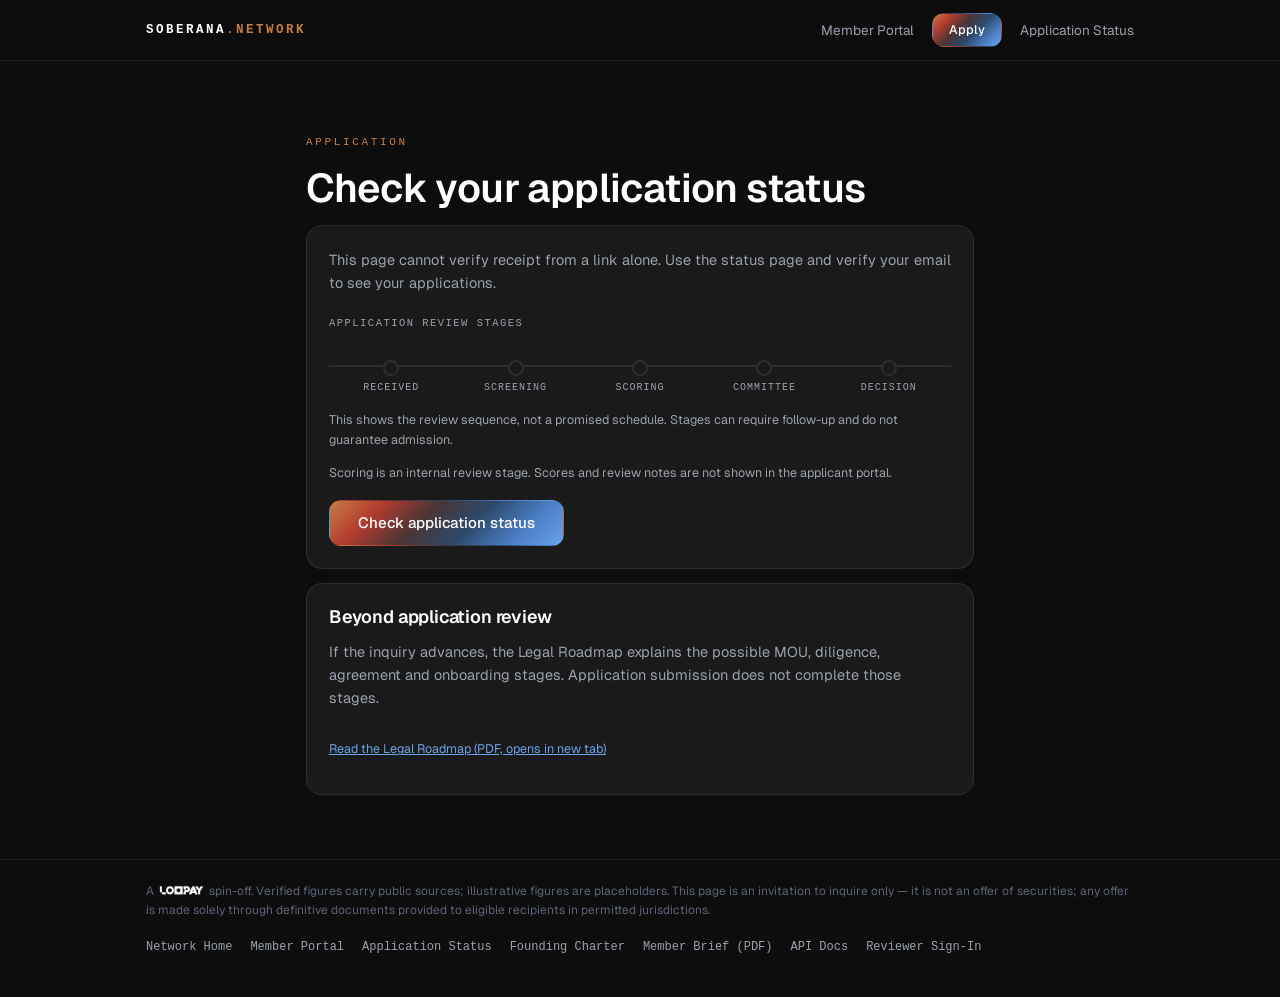
<file: submitted.html>
<!doctype html>
<html lang="en">
<head>
<meta charset="utf-8">
<meta name="viewport" content="width=device-width, initial-scale=1">
<meta name="robots" content="noindex, nofollow">
<title>Application Received — The Soberana Network</title>
<meta name="description" content="Your Soberana Network application has been received. Keep your reference and follow the review on the status page.">
<link rel="icon" type="image/svg+xml" href="favicon.svg">
<link rel="preconnect" href="https://fonts.googleapis.com">
<link rel="preconnect" href="https://fonts.gstatic.com" crossorigin>
<link href="https://fonts.googleapis.com/css2?family=Geist:wght@300;400;500;600;700&display=swap" rel="stylesheet">
<link rel="stylesheet" href="assets/portal.css">
</head>
<body class="apply-v2">
<div id="site-header"></div>
<main>
  <div class="wrap narrow" style="padding-top:72px">

    <!-- verified receipt -->
    <section id="receipt" hidden>
      <div class="kicker">Application</div>
      <h1>Application received</h1>
      <div class="card">
        <p class="hint">Reference</p>
        <p class="ref-code" id="ref-code"></p>
        <p id="cleanup-warning" class="fb warn" hidden>Your application was received, but this browser could not remove the saved draft. Clear this site's browser data when you are finished.</p>
        <p class="note">Keep this reference. To view your application, use the status page and verify the email address you entered.</p>
        <div class="entry-actions">
          <button class="btn" type="button" id="btn-copy">Copy reference</button>
          <a class="btn ghost" href="status.html">Check application status</a>
        </div>
        <p id="copy-status" class="hint" role="status"></p>
        <p class="stages-label">Application review stages</p>
        <div id="timeline-received"></div>
        <p class="note">This shows the review sequence, not a promised schedule. Stages can require follow-up and do not guarantee admission.</p>
        <p class="note">Scoring is an internal review stage. Scores and review notes are not shown in the applicant portal.</p>
        <p class="note">Your application starts the eligibility review described in the network's membership criteria. No payment or investment is requested at this stage.</p>
      </div>
    </section>

    <!-- no verified receipt -->
    <section id="no-receipt" hidden>
      <div class="kicker">Application</div>
      <h1>Check your application status</h1>
      <div class="card">
        <p class="step-intro">This page cannot verify receipt from a link alone. Use the status page and verify your email to see your applications.</p>
        <p class="hint" id="link-ref-label">Reference from this link — not verified</p>
        <p class="ref-code" id="link-ref"></p>
        <p class="stages-label">Application review stages</p>
        <div id="timeline-plain"></div>
        <p class="note">This shows the review sequence, not a promised schedule. Stages can require follow-up and do not guarantee admission.</p>
        <p class="note">Scoring is an internal review stage. Scores and review notes are not shown in the applicant portal.</p>
        <div class="entry-actions">
          <a class="btn" href="status.html">Check application status</a>
        </div>
      </div>
    </section>

    <div class="card" style="margin-top:14px">
      <h2 style="font-size:18px">Beyond application review</h2>
      <p class="step-intro">If the inquiry advances, the Legal Roadmap explains the possible MOU, diligence, agreement and onboarding stages. Application submission does not complete those stages.</p>
      <div class="side-links" id="roadmap-link"></div>
    </div>
  </div>
</main>
<div id="site-footer"></div>
<script type="module">
import { chrome, timeline, qs, readReceipt, libLink } from './assets/ui.js';

chrome({ active: '' });

const receipt = readReceipt(qs('ref'));
const show = id => { document.getElementById(id).hidden = false; };

if (receipt.ok) {
  document.getElementById('ref-code').textContent = receipt.ref;
  document.getElementById('timeline-received').innerHTML = timeline('received');
  if (receipt.cleanupWarning) show('cleanup-warning');
  show('receipt');
  document.getElementById('btn-copy').addEventListener('click', async () => {
    const ref = document.getElementById('ref-code').textContent;
    const out = document.getElementById('copy-status');
    try {
      await navigator.clipboard.writeText(ref);
      out.textContent = 'Reference copied.';
    } catch {
      out.textContent = 'Could not copy automatically. Select and copy the reference shown above.';
    }
  });
} else {
  if (receipt.linkRef) document.getElementById('link-ref').textContent = receipt.linkRef;
  else document.getElementById('link-ref-label').hidden = true;
  document.getElementById('timeline-plain').innerHTML = timeline('');
  show('no-receipt');
}

document.getElementById('roadmap-link').append(
  libLink(['Read the Legal Roadmap', 'https://soberana.network/legal-roadmap.pdf']),
);
</script>
</body>
</html>
</file>
<file: assets/portal.css>
/* Soberana Member Portal — design system (tokens from soberana.network landing) */
:root{
  --brand-gradient:linear-gradient(135deg,#c77d45 0%,#b23b2f 20%,#4a3535 40%,#2c4a6b 60%,#4a7dc4 80%,#6ba3e8 100%);
  --brand-gradient-h:linear-gradient(to right,#c77d45,#b23b2f,#4a3535,#2c4a6b,#4a7dc4,#6ba3e8);
  --radius-md:calc(0.75rem - 2px);
  --radius-lg:0.75rem;
  --radius-xl:calc(0.75rem + 4px);
  --bg:#0d0d0d; --card:#1a1a1a; --card2:#151515; --raise:#222;
  --text:#f2f4f7; --muted:#9aa1ad; --line:rgba(255,255,255,.08);
  --warm:#c77d45; --warm-bright:#c77d45; --cool:#6ba3e8;
  --ok:#5fbf8a; --bad:#d05a4d;
  --mono:ui-monospace,SFMono-Regular,Menlo,Monaco,monospace;
  --sans:'Geist',-apple-system,BlinkMacSystemFont,'Segoe UI',Roboto,Arial,sans-serif;
}
*{box-sizing:border-box;margin:0;padding:0}
body{font:16px/1.65 var(--sans);color:var(--text);background:var(--bg);-webkit-font-smoothing:antialiased;min-height:100vh;display:flex;flex-direction:column}
main{flex:1}
.wrap{max-width:1040px;margin:0 auto;padding:0 26px}
.wrap.narrow{max-width:720px}
a{color:var(--cool)}
h1{font-size:clamp(28px,4vw,40px);font-weight:600;line-height:1.15;letter-spacing:-.015em;color:#fff;margin-bottom:14px}
h2{font-size:clamp(21px,2.6vw,26px);font-weight:600;line-height:1.2;letter-spacing:-.01em;color:#fff;margin-bottom:12px}
h3{font-size:16.5px;font-weight:600;color:#fff;margin-bottom:6px}
.kicker{font-family:var(--mono);font-size:11px;letter-spacing:.24em;text-transform:uppercase;color:var(--warm-bright);font-weight:500;margin-bottom:14px}
.lead{color:var(--muted);font-size:17px;max-width:760px}
.hdr{position:sticky;top:0;z-index:40;background:rgba(13,13,13,.82);backdrop-filter:blur(14px);-webkit-backdrop-filter:blur(14px);border-bottom:1px solid var(--line)}
.hdr-in{display:flex;align-items:center;justify-content:space-between;height:60px}
.brand{font-family:var(--mono);font-size:12.5px;letter-spacing:.2em;text-transform:uppercase;color:#fff;text-decoration:none;font-weight:600}
.brand b{color:var(--warm-bright)}
.hdr nav{display:flex;align-items:center;gap:18px;flex-wrap:wrap}
.hdr nav a{color:var(--muted);text-decoration:none;font-size:13.5px;transition:color 150ms ease-out}
.hdr nav a:hover{color:#fff}
.hdr nav a.on{color:#fff}
/* shared resource navigation (header Apply button keeps its primary treatment) */
.resource-links{display:flex;flex-wrap:wrap;gap:8px 18px;margin-top:18px}
.resource-links a{font-family:var(--mono);font-size:12px;color:var(--muted);text-decoration:none;white-space:nowrap}
.resource-links a:focus-visible,.hdr nav a:focus-visible{outline:2px solid rgba(74,125,196,.6);outline-offset:3px}
.hdr nav a.btn{color:#fff}
.foot{border-top:1px solid var(--line);margin-top:64px;padding:22px 0 40px;font-size:12px;color:#5c6377;line-height:1.6}
.foot .lpy{height:11px;vertical-align:-1px;margin:0 2px}
.btn{display:inline-flex;align-items:center;justify-content:center;gap:8px;height:46px;padding:8px 28px;border-radius:var(--radius-lg);background:var(--brand-gradient);color:#fff;font-weight:500;font-size:15px;text-decoration:none;border:1px solid transparent;white-space:nowrap;transition:filter 150ms ease-out;cursor:pointer;font-family:var(--sans)}
.btn:hover{filter:brightness(1.1)}
.btn:disabled{pointer-events:none;opacity:.5}
.btn.ghost{background:linear-gradient(var(--card),var(--card)) padding-box,var(--brand-gradient) border-box;color:#fff;border:1px solid transparent}
.btn.ghost:hover{filter:brightness(1.15)}
.btn:focus-visible,.btn.ghost:focus-visible,input:focus-visible,select:focus-visible,textarea:focus-visible{outline:none;box-shadow:0 0 0 2px var(--bg),0 0 0 4px rgba(74,125,196,.6)}
.btn.sm{height:34px;padding:5px 16px;font-size:12.5px}
.card{background:var(--card);border:1px solid var(--line);border-radius:var(--radius-xl);padding:22px}
.card+.card{margin-top:14px}
.grid2{display:grid;grid-template-columns:1fr 1fr;gap:14px}
.grid3{display:grid;grid-template-columns:repeat(3,1fr);gap:14px}
.grid4{display:grid;grid-template-columns:repeat(4,1fr);gap:12px}
label{display:block;font-family:var(--mono);font-size:10.5px;letter-spacing:.14em;text-transform:uppercase;color:var(--muted);margin-bottom:6px;font-weight:500}
label .req{color:var(--warm-bright)}
input,select,textarea{width:100%;background:var(--card2);border:1px solid var(--line);border-radius:var(--radius-md);color:var(--text);font:15px/1.5 var(--sans);padding:10px 13px;transition:border-color 150ms ease-out}
input:focus,select:focus,textarea:focus{outline:none;border-color:var(--cool)}
input.invalid,select.invalid,textarea.invalid{border-color:var(--bad)}
input[type=checkbox]{width:auto;accent-color:var(--warm)}
textarea{min-height:96px;resize:vertical}
fieldset{border:0;margin-bottom:16px}
select{appearance:none;background-image:linear-gradient(45deg,transparent 50%,var(--muted) 50%),linear-gradient(135deg,var(--muted) 50%,transparent 50%);background-position:calc(100% - 19px) 50%,calc(100% - 13px) 50%;background-size:6px 6px;background-repeat:no-repeat}
.hp{position:absolute;left:-9999px;width:1px;height:1px;overflow:hidden}   /* honeypot: hidden from humans */
.note{font-size:12.5px;color:var(--muted);margin-top:14px;line-height:1.55}
.err{color:var(--bad);font-size:13px;margin-top:10px;display:none}
.err.show{display:block}
.ok-msg{color:var(--ok);font-size:13.5px}
.toast{position:fixed;bottom:24px;left:50%;transform:translateX(-50%) translateY(8px);background:var(--raise);border:1px solid var(--line);border-radius:var(--radius-lg);padding:11px 18px;font-size:14px;color:var(--text);opacity:0;pointer-events:none;transition:opacity .25s ease-out,transform .25s ease-out;z-index:90;max-width:90vw}
.toast.show{opacity:1;transform:translateX(-50%)}
.toast.bad{border-color:rgba(208,90,77,.5)}
.chip{display:inline-block;font-family:var(--mono);font-size:10px;font-weight:600;letter-spacing:.08em;padding:3px 9px;border-radius:999px;border:1px solid var(--line);color:var(--muted);vertical-align:1px;white-space:nowrap}
.chip.live{border-color:rgba(95,191,138,.4);color:var(--ok)}
.chip.warm{border-color:rgba(199,125,69,.45);color:var(--warm-bright)}
.chip.cool{border-color:rgba(107,163,232,.4);color:var(--cool)}
.badge{display:inline-block;font-family:var(--mono);font-size:10.5px;font-weight:600;letter-spacing:.06em;padding:3px 8px;border-radius:6px;background:var(--raise);border:1px solid var(--line);color:var(--muted);white-space:nowrap}
.badge.g-ok{color:var(--ok);border-color:rgba(95,191,138,.35)}
.badge.g-bad{color:var(--bad);border-color:rgba(208,90,77,.4)}
/* applicant / pipeline timeline */
.timeline{display:flex;gap:0;margin:26px 0 8px}
.tl-step{flex:1;position:relative;text-align:center;font-family:var(--mono);font-size:10px;letter-spacing:.1em;text-transform:uppercase;color:var(--muted);padding-top:22px}
.tl-step::before{content:'';position:absolute;top:7px;left:0;right:0;height:2px;background:var(--line)}
.tl-step::after{content:'';position:absolute;top:2px;left:50%;transform:translateX(-50%);width:12px;height:12px;border-radius:50%;background:var(--card);border:2px solid var(--line)}
.tl-step.done::before{background:var(--brand-gradient-h)}
.tl-step.done::after{background:var(--brand-gradient);border-color:transparent}
.tl-step.cur{color:var(--warm-bright)}
.tl-step.cur::after{background:var(--bg);border-color:var(--warm-bright);box-shadow:0 0 10px rgba(199,125,69,.6)}
/* tables */
.tbl{width:100%;border-collapse:collapse;font-size:14px}
.tbl th{font-family:var(--mono);font-size:10px;letter-spacing:.12em;text-transform:uppercase;color:var(--muted);text-align:left;padding:8px 12px;border-bottom:1px solid var(--line);font-weight:500}
.tbl td{padding:10px 12px;border-bottom:1px solid var(--line);vertical-align:top}
.tbl tr:last-child td{border-bottom:0}
.tblwrap{overflow-x:auto}
/* review board */
.board{display:grid;grid-template-columns:repeat(5,1fr);gap:12px;align-items:start}
.bcol{background:var(--card2);border:1px solid var(--line);border-radius:var(--radius-lg);padding:10px;min-height:120px}
.bcol h3{font-family:var(--mono);font-size:10px;letter-spacing:.14em;text-transform:uppercase;color:var(--muted);margin:4px 2px 10px;display:flex;justify-content:space-between}
.bcard{display:block;background:var(--card);border:1px solid var(--line);border-radius:var(--radius-md);padding:11px 12px;margin-bottom:8px;text-decoration:none;color:var(--text);transition:border-color 150ms ease-out}
.bcard:hover{border-color:var(--cool)}
.bcard .ref{font-family:var(--mono);font-size:10.5px;color:var(--muted);letter-spacing:.06em}
.bcard .co{font-weight:600;font-size:14px;margin:3px 0 6px}
.bcard .meta{display:flex;gap:5px;flex-wrap:wrap}
/* auth box */
.auth{max-width:420px;margin:56px auto 0}
.hint{font-size:12.5px;color:var(--muted);line-height:1.5;margin-top:8px}
.banner{background:rgba(199,125,69,.1);border:1px solid rgba(199,125,69,.4);border-radius:var(--radius-lg);padding:12px 16px;font-size:13.5px;color:var(--text);margin-bottom:22px;display:none}
.banner.show{display:block}
.skel{color:var(--muted);font-size:14px;padding:30px 0;text-align:center}
@media(max-width:900px){.board{grid-template-columns:repeat(2,1fr)}.grid4{grid-template-columns:1fr 1fr}}
@media(max-width:640px){
  .grid2,.grid3,.grid4{grid-template-columns:1fr}
  .board{grid-template-columns:1fr}
  .timeline{flex-direction:column;gap:14px}
  .tl-step{text-align:left;padding:0 0 0 26px;position:relative}
  .tl-step::before{left:5px;right:auto;top:0;bottom:-14px;width:2px;height:auto}
  .tl-step:last-child::before{display:none}
  .tl-step::after{left:0;top:2px;transform:none}
  .hdr-in{height:auto;flex-direction:column;align-items:flex-start;padding:10px 26px;gap:8px}
  .hdr nav{width:100%;gap:0 16px;justify-content:flex-start}
  .hdr nav a{display:inline-flex;align-items:center;min-height:44px;white-space:nowrap}
}
@media(prefers-reduced-motion:reduce){*{transition:none!important;animation:none!important}}

/* ================= Apply v2 (.apply-v2 namespaced) ================= */
.apply-v2 .vh{position:absolute!important;width:1px;height:1px;margin:-1px;padding:0;overflow:hidden;clip:rect(0 0 0 0);white-space:nowrap;border:0}
.apply-v2 .entry-actions{display:flex;flex-wrap:wrap;gap:12px;margin-top:18px}
.apply-v2 .guide-legend,.apply-v2 .wiz-legend{font-family:var(--mono);font-size:10.5px;letter-spacing:.14em;text-transform:uppercase;color:var(--muted);margin-bottom:8px;font-weight:500;display:block}
.apply-v2 fieldset.guide-q{border:0;margin:0 0 18px;padding:0}
.apply-v2 .chips{display:flex;flex-wrap:wrap;gap:8px}
.apply-v2 .chips input{position:absolute;width:1px;height:1px;opacity:0;margin:0}
.apply-v2 .chipopt{display:inline-flex;cursor:pointer;margin:0;text-transform:none;letter-spacing:0;font-family:var(--sans);font-size:13.5px}
.apply-v2 .chipopt span{display:inline-flex;align-items:center;min-height:44px;padding:8px 16px;border:1px solid var(--line);border-radius:999px;background:var(--card2);color:var(--text);font-family:var(--sans);font-size:13.5px;letter-spacing:0;text-transform:none;font-weight:500;transition:border-color 150ms ease-out}
.apply-v2 .chipopt:hover span{border-color:var(--cool)}
.apply-v2 .chipopt input:checked+span{border-color:var(--warm-bright);color:#fff;background:rgba(199,125,69,.14)}
.apply-v2 .chipopt input:focus-visible+span{box-shadow:0 0 0 2px var(--bg),0 0 0 4px rgba(74,125,196,.6)}
/* numbered progress list */
.apply-v2 .progress{display:flex;flex-wrap:wrap;gap:6px 14px;list-style:none;margin:0 0 22px;padding:0;counter-reset:step}
.apply-v2 .progress li{counter-increment:step;font-family:var(--mono);font-size:11px;letter-spacing:.08em;text-transform:uppercase;color:var(--muted);display:flex;align-items:center;gap:6px}
.apply-v2 .progress li::before{content:counter(step);display:inline-flex;align-items:center;justify-content:center;width:22px;height:22px;border-radius:50%;border:1px solid var(--line);font-size:10px;flex:none}
.apply-v2 .progress li.cur{color:#fff}
.apply-v2 .progress li.cur::before{border-color:var(--warm-bright);color:var(--warm-bright)}
.apply-v2 .progress li.done{color:var(--text)}
.apply-v2 .progress li.done::before{background:var(--brand-gradient);border-color:transparent;color:#fff}
.apply-v2 .progress button{background:none;border:0;padding:0;color:inherit;font:inherit;letter-spacing:inherit;text-transform:inherit;cursor:pointer;text-decoration:underline;text-underline-offset:3px;min-height:44px;display:inline-flex;align-items:center;gap:6px}
.apply-v2 .progress button:focus-visible{outline:2px solid rgba(74,125,196,.6);outline-offset:3px}
/* wizard + sidebar */
.apply-v2 .wiz-grid{display:grid;grid-template-columns:minmax(0,1fr) 268px;gap:18px;align-items:start}
.apply-v2 .step-tag{font-family:var(--mono);font-size:11px;letter-spacing:.18em;text-transform:uppercase;color:var(--warm-bright);margin-bottom:8px}
.apply-v2 .step-h{font-size:20px;font-weight:600;color:#fff;margin-bottom:8px}
.apply-v2 .step-h:focus{outline:none}
.apply-v2 .step-intro{color:var(--muted);font-size:14.5px;line-height:1.6;margin-bottom:18px}
.apply-v2 .required-note{font-size:12px;color:var(--muted);margin-bottom:14px}
.apply-v2 aside.side .card{padding:16px}
.apply-v2 aside.side details{border:0}
.apply-v2 aside.side summary{cursor:pointer;font-family:var(--mono);font-size:10.5px;letter-spacing:.14em;text-transform:uppercase;color:var(--muted);font-weight:500;min-height:44px;display:flex;align-items:center;list-style:none}
.apply-v2 aside.side summary::-webkit-details-marker{display:none}
.apply-v2 aside.side summary::after{content:'+';margin-left:auto;color:var(--muted)}
.apply-v2 aside.side details[open] summary::after{content:'−'}
.apply-v2 .side-stage{font-family:var(--mono);font-size:10px;letter-spacing:.12em;text-transform:uppercase;color:var(--warm-bright);margin:6px 0 8px}
.apply-v2 .side-body{font-size:13px;color:var(--text);line-height:1.6}
.apply-v2 .side-evidence{font-size:12px;color:var(--muted);line-height:1.55;margin-top:10px}
.apply-v2 .side-links{display:flex;flex-direction:column;gap:8px;margin-top:14px}
.apply-v2 .side-links a{font-size:12.5px;min-height:44px;display:inline-flex;align-items:center}
/* guide result + checklists */
.apply-v2 .guide-result{border-top:1px solid var(--line);margin-top:18px;padding-top:16px}
.apply-v2 .result-label{font-family:var(--mono);font-size:10px;letter-spacing:.12em;text-transform:uppercase;color:var(--muted)}
.apply-v2 .result-title{font-size:17px;font-weight:600;color:#fff;margin:6px 0 8px}
.apply-v2 .result-body{font-size:13.5px;color:var(--text);line-height:1.6}
.apply-v2 .result-note{font-size:13px;color:var(--muted);line-height:1.55;margin-top:12px}
.apply-v2 .boundary{font-size:12px;color:var(--muted);line-height:1.55;border-left:2px solid var(--line);padding-left:10px;margin-top:14px}
.apply-v2 .ev-h{font-size:14px;font-weight:600;color:#fff;margin:18px 0 6px}
.apply-v2 .ev-lead{font-size:12.5px;color:var(--muted);line-height:1.55}
.apply-v2 .ev-list{margin:10px 0 0;padding-left:18px;font-size:13px;color:var(--text);line-height:1.55}
.apply-v2 .ev-list li{margin-bottom:6px;overflow-wrap:anywhere}
.apply-v2 .ev-footer{font-size:12px;color:var(--muted);margin-top:12px}
.apply-v2 .guide-links{display:flex;flex-direction:column;gap:8px;margin-top:16px}
/* feedback / draft / notice cards */
.apply-v2 .fb{border:1px solid var(--line);border-radius:var(--radius-lg);background:var(--card2);padding:14px 16px;font-size:13.5px;line-height:1.55;margin-top:14px}
.apply-v2 .fb.warn{border-color:rgba(199,125,69,.45);background:rgba(199,125,69,.08)}
.apply-v2 .fb.bad{border-color:rgba(208,90,77,.5);background:rgba(208,90,77,.08)}
.apply-v2 .fb .fb-actions{display:flex;flex-wrap:wrap;gap:10px;margin-top:12px}
/* error summary */
.apply-v2 .err-summary{border:1px solid rgba(208,90,77,.55);background:rgba(208,90,77,.1);border-radius:var(--radius-lg);padding:14px 16px;margin-bottom:18px}
.apply-v2 .err-summary[hidden]{display:none}
.apply-v2 .err-summary-t{font-size:14px;font-weight:600;color:#fff;margin-bottom:6px}
.apply-v2 .err-summary ul{margin:0;padding-left:18px}
.apply-v2 .err-summary a{color:#fff;min-height:44px;display:inline-flex;align-items:center;font-size:13.5px}
/* review */
.apply-v2 .rev-cards{display:grid;gap:12px}
.apply-v2 .rev-card{background:var(--card2);border:1px solid var(--line);border-radius:var(--radius-lg);padding:14px 16px}
.apply-v2 .rev-card h3{display:flex;justify-content:space-between;align-items:center;gap:10px;font-family:var(--mono);font-size:10.5px;letter-spacing:.14em;text-transform:uppercase;color:var(--muted)}
.apply-v2 .rev-card h3 button{background:none;border:0;color:var(--cool);cursor:pointer;font:inherit;letter-spacing:inherit;text-transform:inherit;text-decoration:underline;text-underline-offset:3px;padding:10px 0;min-height:44px}
.apply-v2 .rev-card h3 button:focus-visible{outline:2px solid rgba(74,125,196,.6);outline-offset:3px}
.apply-v2 .rev-card dl{margin:10px 0 0;font-size:13.5px}
.apply-v2 .rev-card dt{font-family:var(--mono);font-size:10px;letter-spacing:.1em;text-transform:uppercase;color:var(--muted);margin-top:10px}
.apply-v2 .rev-card dd{margin:2px 0 0;overflow-wrap:anywhere}
.apply-v2 .review-actions{display:flex;flex-wrap:wrap;align-items:center;gap:14px;margin-top:20px}
/* reference / receipt */
.apply-v2 .ref-code{font-family:var(--mono);font-size:24px;font-weight:600;color:#fff;letter-spacing:.04em;overflow-wrap:anywhere}
.apply-v2 .stages-label{font-family:var(--mono);font-size:10.5px;letter-spacing:.14em;text-transform:uppercase;color:var(--muted);margin-top:20px}
@media(max-width:900px){.apply-v2 .wiz-grid{grid-template-columns:minmax(0,1fr) 232px}}
@media(max-width:640px){
  .apply-v2 .wiz-grid{grid-template-columns:1fr}
  .apply-v2 .wrap{padding-left:16px;padding-right:16px}
  .apply-v2 .progress li{min-height:44px;align-items:center}
  .apply-v2 .btn,.apply-v2 input,.apply-v2 select,.apply-v2 textarea{width:100%}
  .apply-v2 .chips .chipopt,.apply-v2 .entry-actions .btn,.apply-v2 .review-actions .btn,.apply-v2 .fb .fb-actions .btn{width:auto}
  .apply-v2 .entry-actions .btn,.apply-v2 .review-actions .btn,.apply-v2 .fb .fb-actions .btn{flex:1 1 100%}
}
@media(prefers-reduced-motion:reduce){.apply-v2 *{transition:none!important;animation:none!important}}
</file>
